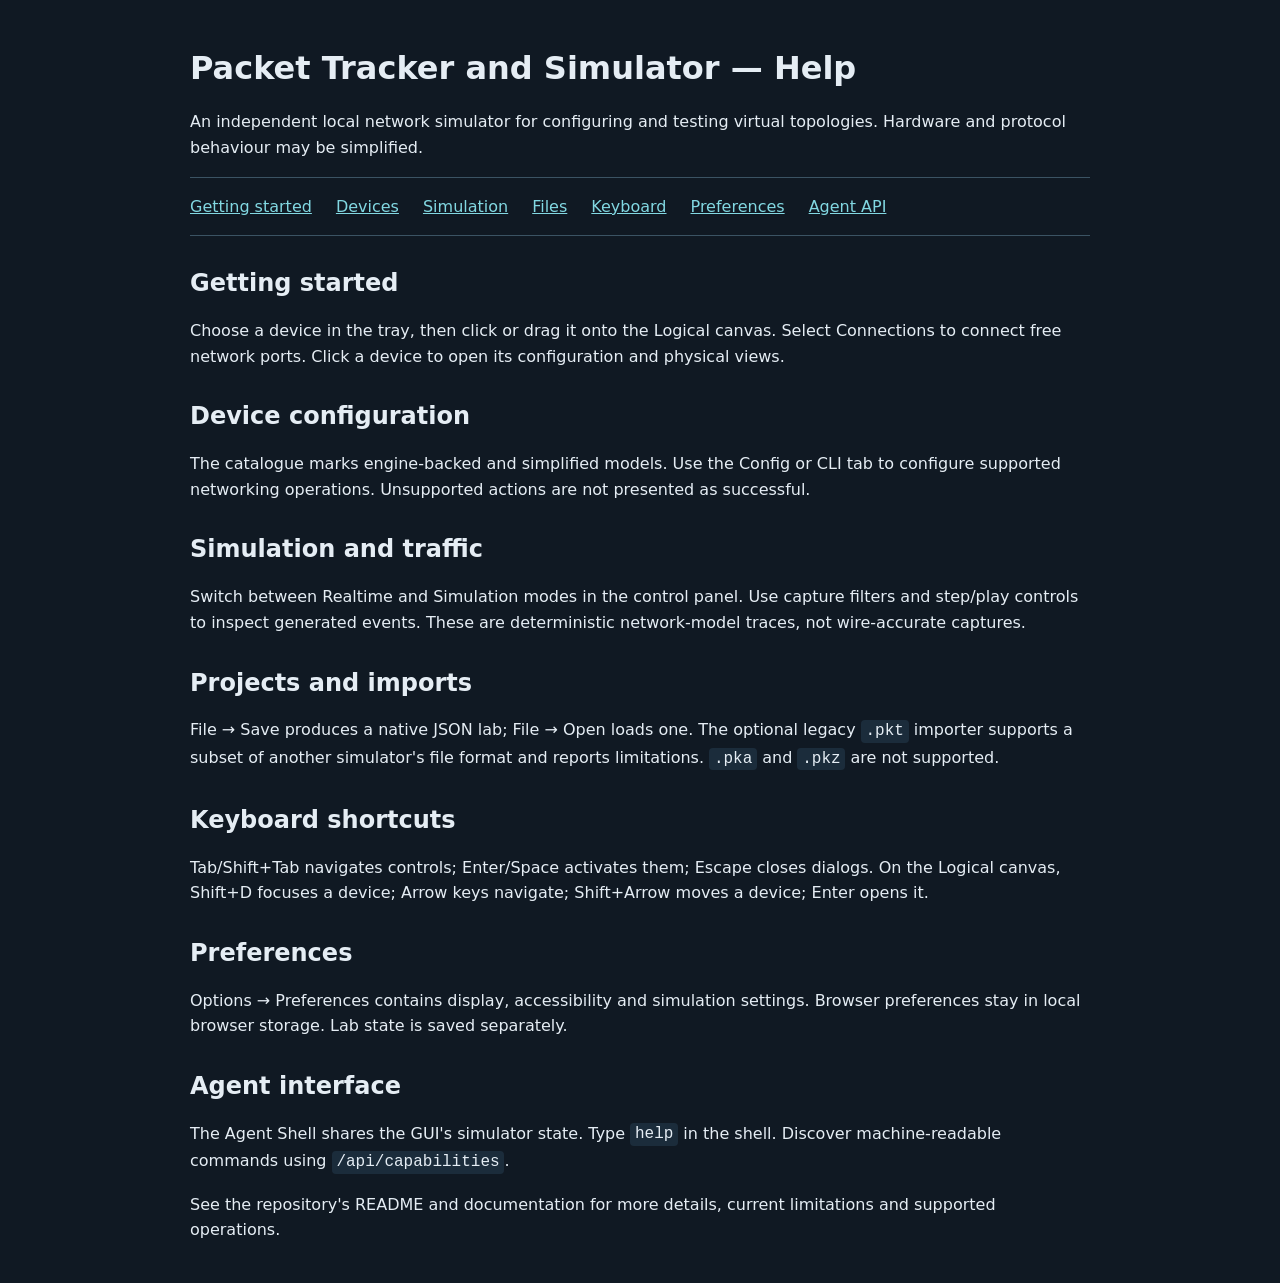
<file: web/help/index.html>
<!doctype html>
<html lang="en"><head><meta charset="utf-8"><meta name="viewport" content="width=device-width,initial-scale=1"><title>Help — Packet Tracker and Simulator</title>
<style>:root{color-scheme:dark;font:16px system-ui,sans-serif;background:#101923;color:#e5edf4}body{max-width:900px;margin:3rem auto;padding:0 1.5rem;line-height:1.6}a{color:#82d8e2}h1,h2{line-height:1.25}h2{margin-top:2rem}code{background:#1b2c3b;border-radius:4px;padding:.15rem .3rem}nav{display:flex;flex-wrap:wrap;gap:.5rem 1.5rem;border-block:1px solid #3b5363;padding:1rem 0}section{scroll-margin-top:2rem}</style></head>
<body><h1>Packet Tracker and Simulator — Help</h1>
<p>An independent local network simulator for configuring and testing virtual topologies. Hardware and protocol behaviour may be simplified.</p>
<nav aria-label="Help topics"><a href="#start">Getting started</a><a href="#devices">Devices</a><a href="#simulation">Simulation</a><a href="#files">Files</a><a href="#keyboard">Keyboard</a><a href="#preferences">Preferences</a><a href="#agent">Agent API</a></nav>
<section id="start"><h2>Getting started</h2><p>Choose a device in the tray, then click or drag it onto the Logical canvas. Select Connections to connect free network ports. Click a device to open its configuration and physical views.</p></section>
<section id="devices"><h2>Device configuration</h2><p>The catalogue marks engine-backed and simplified models. Use the Config or CLI tab to configure supported networking operations. Unsupported actions are not presented as successful.</p></section>
<section id="simulation"><h2>Simulation and traffic</h2><p>Switch between Realtime and Simulation modes in the control panel. Use capture filters and step/play controls to inspect generated events. These are deterministic network-model traces, not wire-accurate captures.</p></section>
<section id="files"><h2>Projects and imports</h2><p>File → Save produces a native JSON lab; File → Open loads one. The optional legacy <code>.pkt</code> importer supports a subset of another simulator's file format and reports limitations. <code>.pka</code> and <code>.pkz</code> are not supported.</p></section>
<section id="keyboard"><h2>Keyboard shortcuts</h2><p>Tab/Shift+Tab navigates controls; Enter/Space activates them; Escape closes dialogs. On the Logical canvas, Shift+D focuses a device; Arrow keys navigate; Shift+Arrow moves a device; Enter opens it.</p></section>
<section id="preferences"><h2>Preferences</h2><p>Options → Preferences contains display, accessibility and simulation settings. Browser preferences stay in local browser storage. Lab state is saved separately.</p></section>
<section id="agent"><h2>Agent interface</h2><p>The Agent Shell shares the GUI's simulator state. Type <code>help</code> in the shell. Discover machine-readable commands using <code>/api/capabilities</code>.</p></section>
<p>See the repository's README and documentation for more details, current limitations and supported operations.</p>
<script>const topic=(new URLSearchParams(location.search).get('topic')||'').toLowerCase();const sections={config:'devices',device:'devices',interface:'devices',keyboard:'keyboard',simulation:'simulation',mode:'simulation',preferences:'preferences',font:'preferences',overview:'start'};const match=Object.entries(sections).find(([key])=>topic.includes(key));if(match)location.hash=match[1];</script>
</body></html>
</file>
